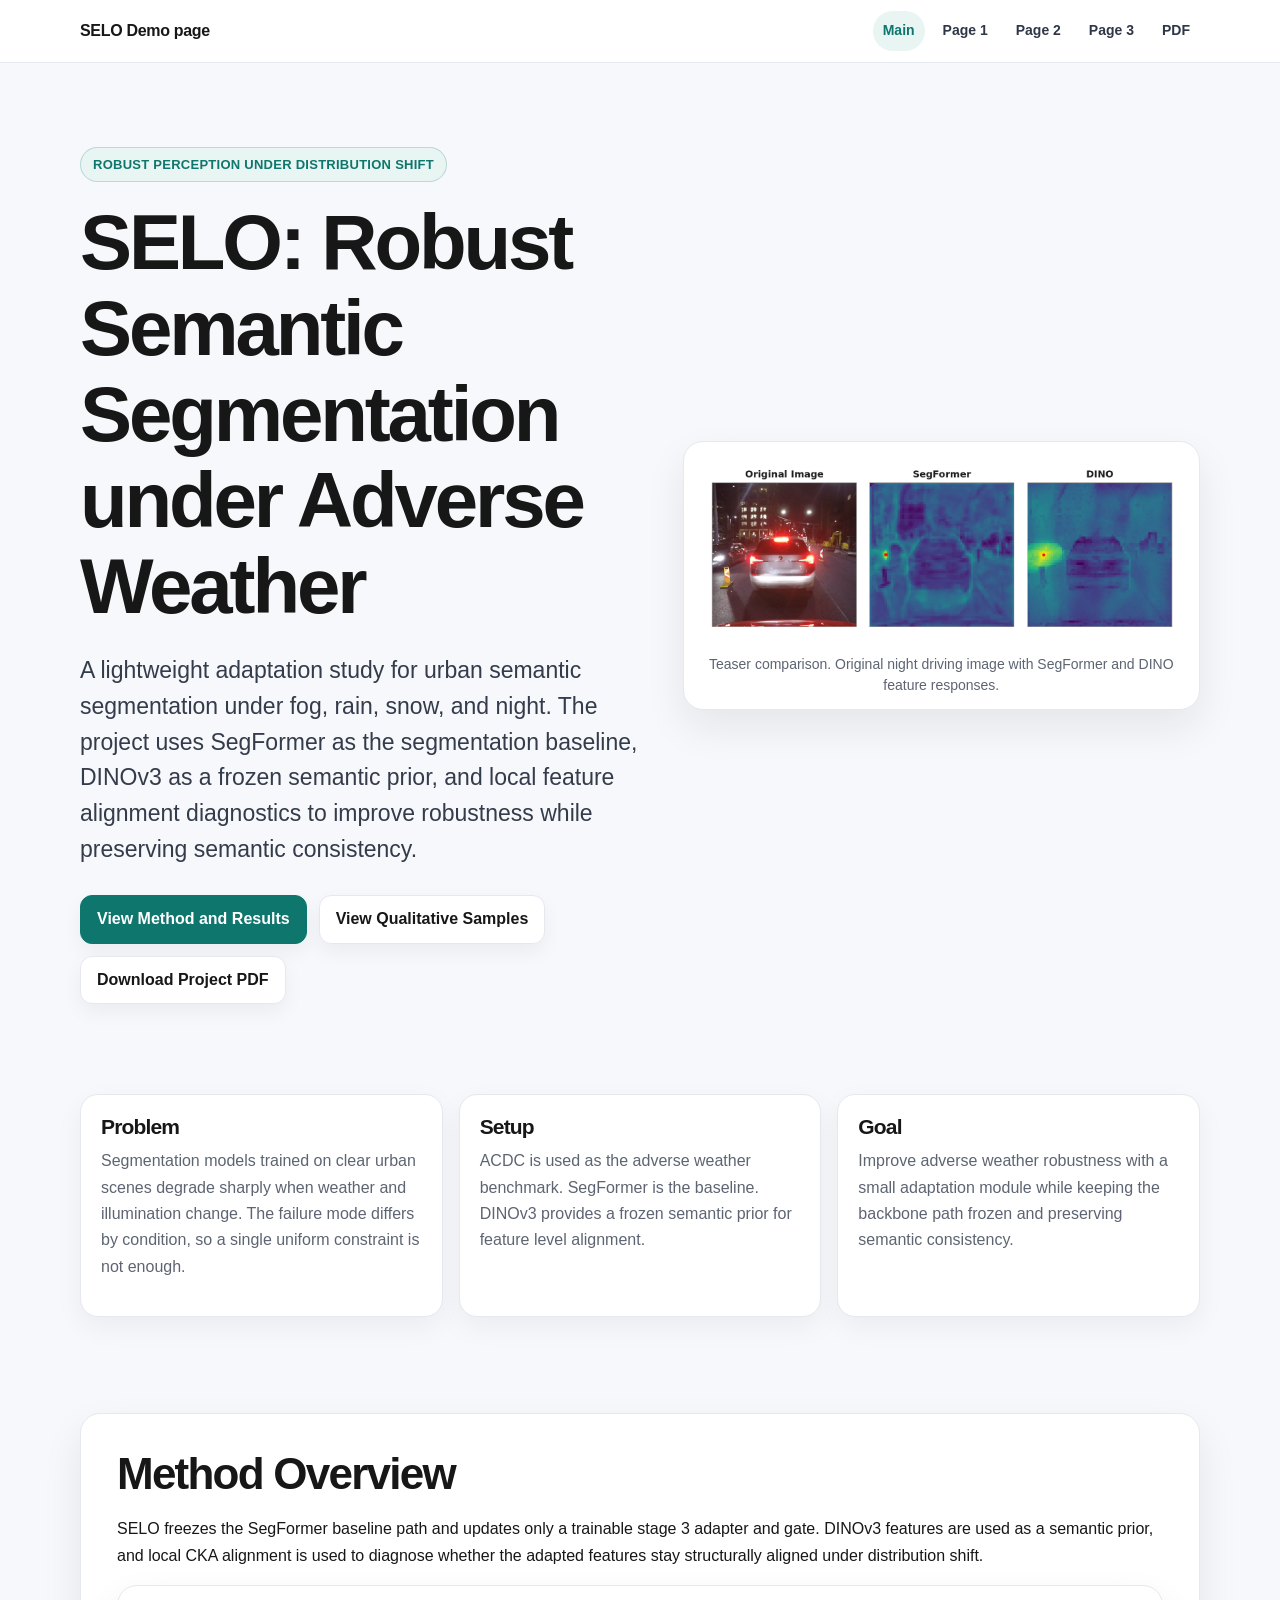
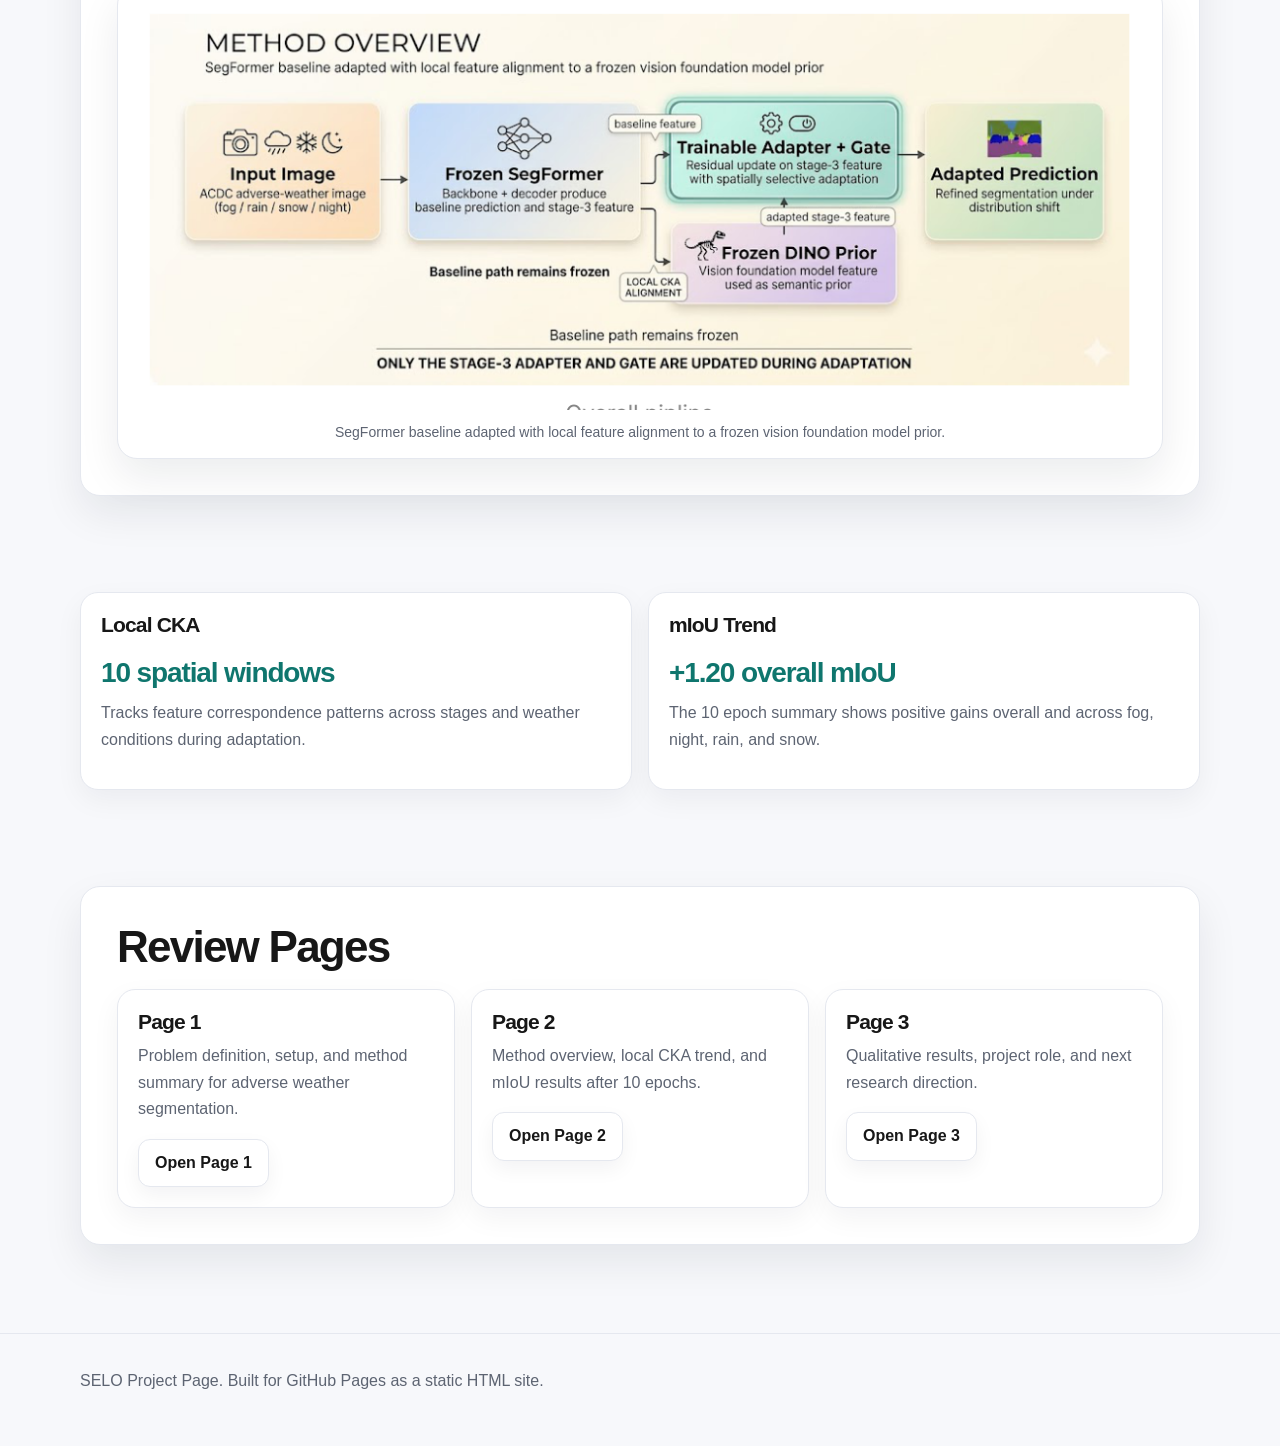
<file: index.html>
<!doctype html>
<html lang="en">
<head>
  <meta charset="utf-8">
  <meta name="viewport" content="width=device-width, initial-scale=1">
  <title>SELO presentstion page</title>
  <meta name="description" content="SELO project page for robust semantic segmentation under adverse weather distribution shift.">
  <link rel="stylesheet" href="style.css">
</head>
<body>
  <header class="topbar">
    <nav class="nav">
      <a class="brand" href="index.html">SELO Demo page</a>
      <div class="links">
        <a class="active" href="index.html">Main</a>
        <a href="page1.html">Page 1</a>
        <a href="page2.html">Page 2</a>
        <a href="page3.html">Page 3</a>
        <a href="docs/SELO_Portfolio_first3pages.pdf">PDF</a>
      </div>
    </nav>
  </header>

  <main>
    <section class="hero">
      <div>
        <p class="kicker">Robust Perception Under Distribution Shift</p>
        <h1>SELO: Robust Semantic Segmentation under Adverse Weather</h1>
        <p class="lede">A lightweight adaptation study for urban semantic segmentation under fog, rain, snow, and night. The project uses SegFormer as the segmentation baseline, DINOv3 as a frozen semantic prior, and local feature alignment diagnostics to improve robustness while preserving semantic consistency.</p>
        <div class="actions">
          <a class="button primary" href="page2.html">View Method and Results</a>
          <a class="button" href="page3.html">View Qualitative Samples</a>
          <a class="button" href="docs/SELO_Portfolio_first3pages.pdf">Download Project PDF</a>
        </div>
      </div>
      <figure class="panel">
        <img src="assets/feature_comparison.png" alt="Original image, SegFormer feature map, and DINO feature map comparison">
        <figcaption>Teaser comparison. Original night driving image with SegFormer and DINO feature responses.</figcaption>
      </figure>
    </section>

    <section>
      <div class="grid">
        <article class="card">
          <h3>Problem</h3>
          <p>Segmentation models trained on clear urban scenes degrade sharply when weather and illumination change. The failure mode differs by condition, so a single uniform constraint is not enough.</p>
        </article>
        <article class="card">
          <h3>Setup</h3>
          <p>ACDC is used as the adverse weather benchmark. SegFormer is the baseline. DINOv3 provides a frozen semantic prior for feature level alignment.</p>
        </article>
        <article class="card">
          <h3>Goal</h3>
          <p>Improve adverse weather robustness with a small adaptation module while keeping the backbone path frozen and preserving semantic consistency.</p>
        </article>
      </div>
    </section>

    <section>
      <div class="section-card">
        <h2>Method Overview</h2>
        <p>SELO freezes the SegFormer baseline path and updates only a trainable stage 3 adapter and gate. DINOv3 features are used as a semantic prior, and local CKA alignment is used to diagnose whether the adapted features stay structurally aligned under distribution shift.</p>
        <figure class="image-card">
          <img src="assets/method_overview.png" alt="Method overview diagram for SELO">
          <figcaption>SegFormer baseline adapted with local feature alignment to a frozen vision foundation model prior.</figcaption>
        </figure>
      </div>
    </section>

    <section>
      <div class="grid two">
        <article class="card metric">
          <h3>Local CKA</h3>
          <strong>10 spatial windows</strong>
          <p>Tracks feature correspondence patterns across stages and weather conditions during adaptation.</p>
        </article>
        <article class="card metric">
          <h3>mIoU Trend</h3>
          <strong>+1.20 overall mIoU</strong>
          <p>The 10 epoch summary shows positive gains overall and across fog, night, rain, and snow.</p>
        </article>
      </div>
    </section>

    <section>
      <div class="section-card">
        <h2>Review Pages</h2>
        <div class="grid">
          <article class="card">
            <h3>Page 1</h3>
            <p>Problem definition, setup, and method summary for adverse weather segmentation.</p>
            <a class="button" href="page1.html">Open Page 1</a>
          </article>
          <article class="card">
            <h3>Page 2</h3>
            <p>Method overview, local CKA trend, and mIoU results after 10 epochs.</p>
            <a class="button" href="page2.html">Open Page 2</a>
          </article>
          <article class="card">
            <h3>Page 3</h3>
            <p>Qualitative results, project role, and next research direction.</p>
            <a class="button" href="page3.html">Open Page 3</a>
          </article>
        </div>
      </div>
    </section>
  </main>

  <footer>
    <main>SELO Project Page. Built for GitHub Pages as a static HTML site.</main>
  </footer>
</body>
</html>
</file>
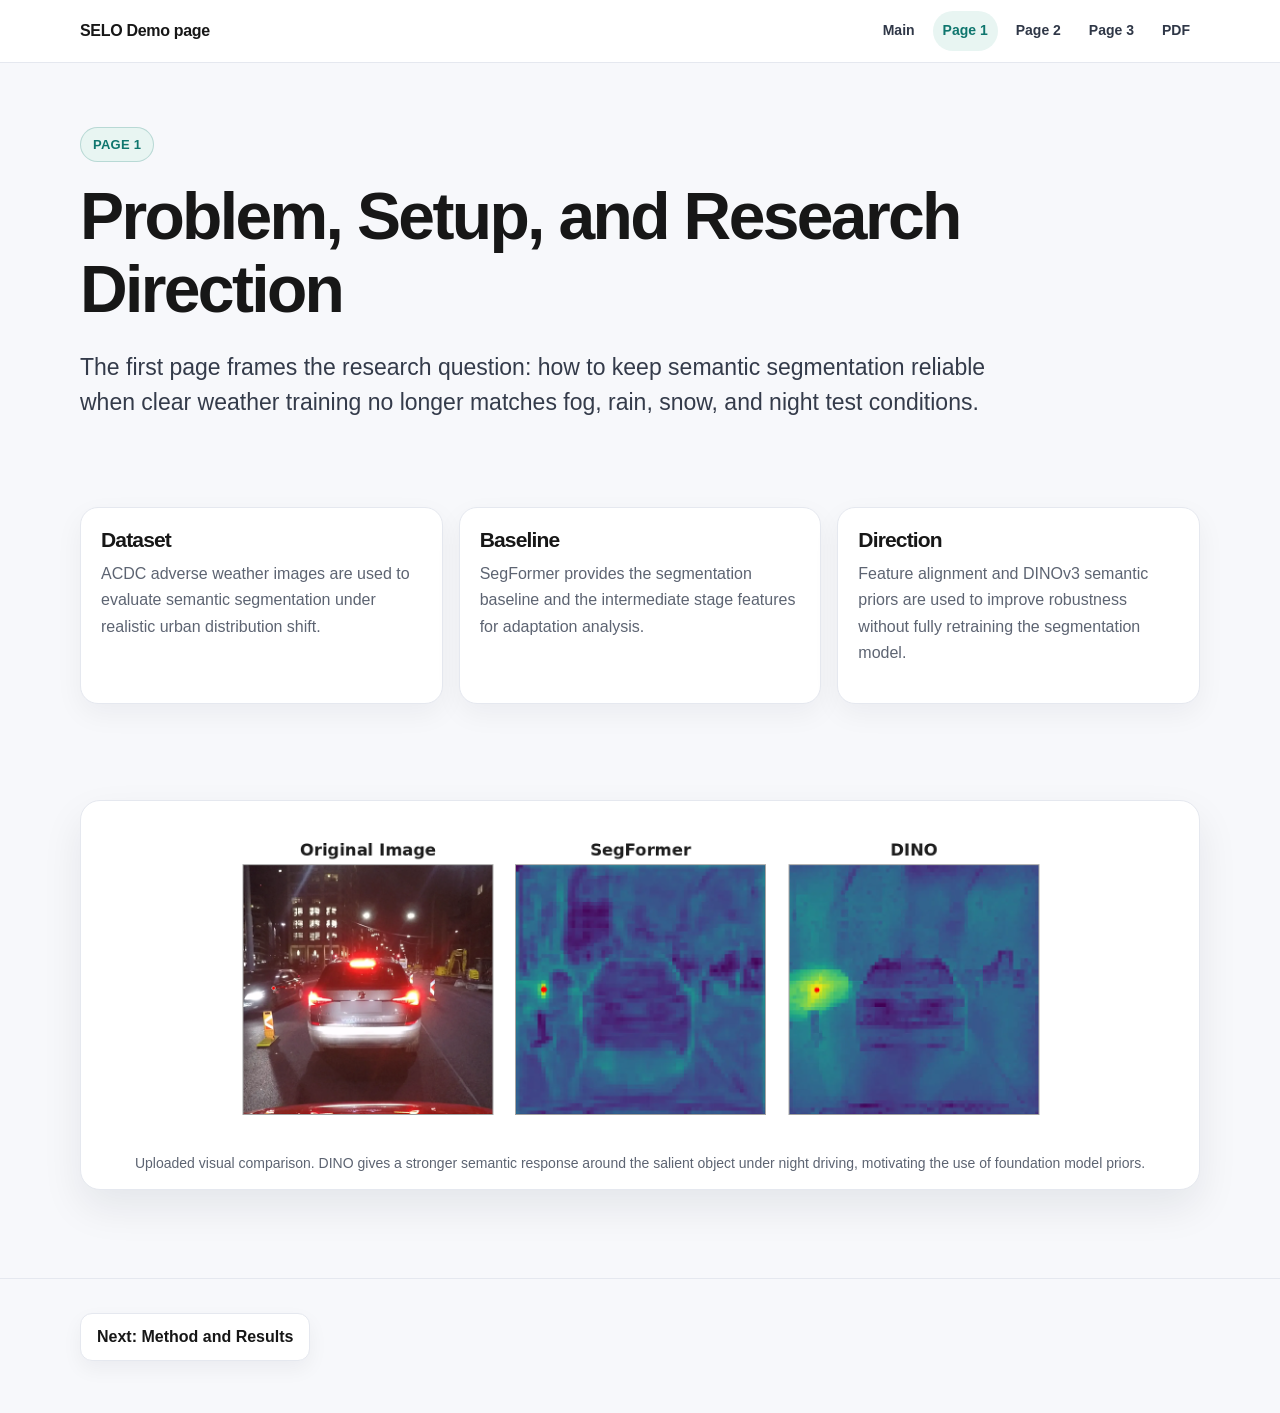
<file: page1.html>
<!doctype html>
<html lang="en">
<head>
  <meta charset="utf-8">
  <meta name="viewport" content="width=device-width, initial-scale=1">
  <title>SELO Page 1 - Problem and Setup</title>
  <link rel="stylesheet" href="style.css">
</head>
<body>
  <header class="topbar">
    <nav class="nav">
      <a class="brand" href="index.html">SELO Demo page</a>
      <div class="links">
        <a href="index.html">Main</a>
        <a class="active" href="page1.html">Page 1</a>
        <a href="page2.html">Page 2</a>
        <a href="page3.html">Page 3</a>
        <a href="docs/SELO_Portfolio_first3pages.pdf">PDF</a>
      </div>
    </nav>
  </header>

  <main>
    <section class="page-title">
      <p class="kicker">Page 1</p>
      <h1>Problem, Setup, and Research Direction</h1>
      <p class="lede">The first page frames the research question: how to keep semantic segmentation reliable when clear weather training no longer matches fog, rain, snow, and night test conditions.</p>
    </section>

    <section>
      <div class="grid">
        <article class="card">
          <h3>Dataset</h3>
          <p>ACDC adverse weather images are used to evaluate semantic segmentation under realistic urban distribution shift.</p>
        </article>
        <article class="card">
          <h3>Baseline</h3>
          <p>SegFormer provides the segmentation baseline and the intermediate stage features for adaptation analysis.</p>
        </article>
        <article class="card">
          <h3>Direction</h3>
          <p>Feature alignment and DINOv3 semantic priors are used to improve robustness without fully retraining the segmentation model.</p>
        </article>
      </div>
    </section>

    <section>
      <figure class="image-card">
        <img src="assets/feature_comparison.png" alt="Original image with SegFormer and DINO feature map comparison">
        <figcaption>Uploaded visual comparison. DINO gives a stronger semantic response around the salient object under night driving, motivating the use of foundation model priors.</figcaption>
      </figure>
    </section>
  </main>

  <footer>
    <main><a class="button" href="page2.html">Next: Method and Results</a></main>
  </footer>
</body>
</html>
</file>
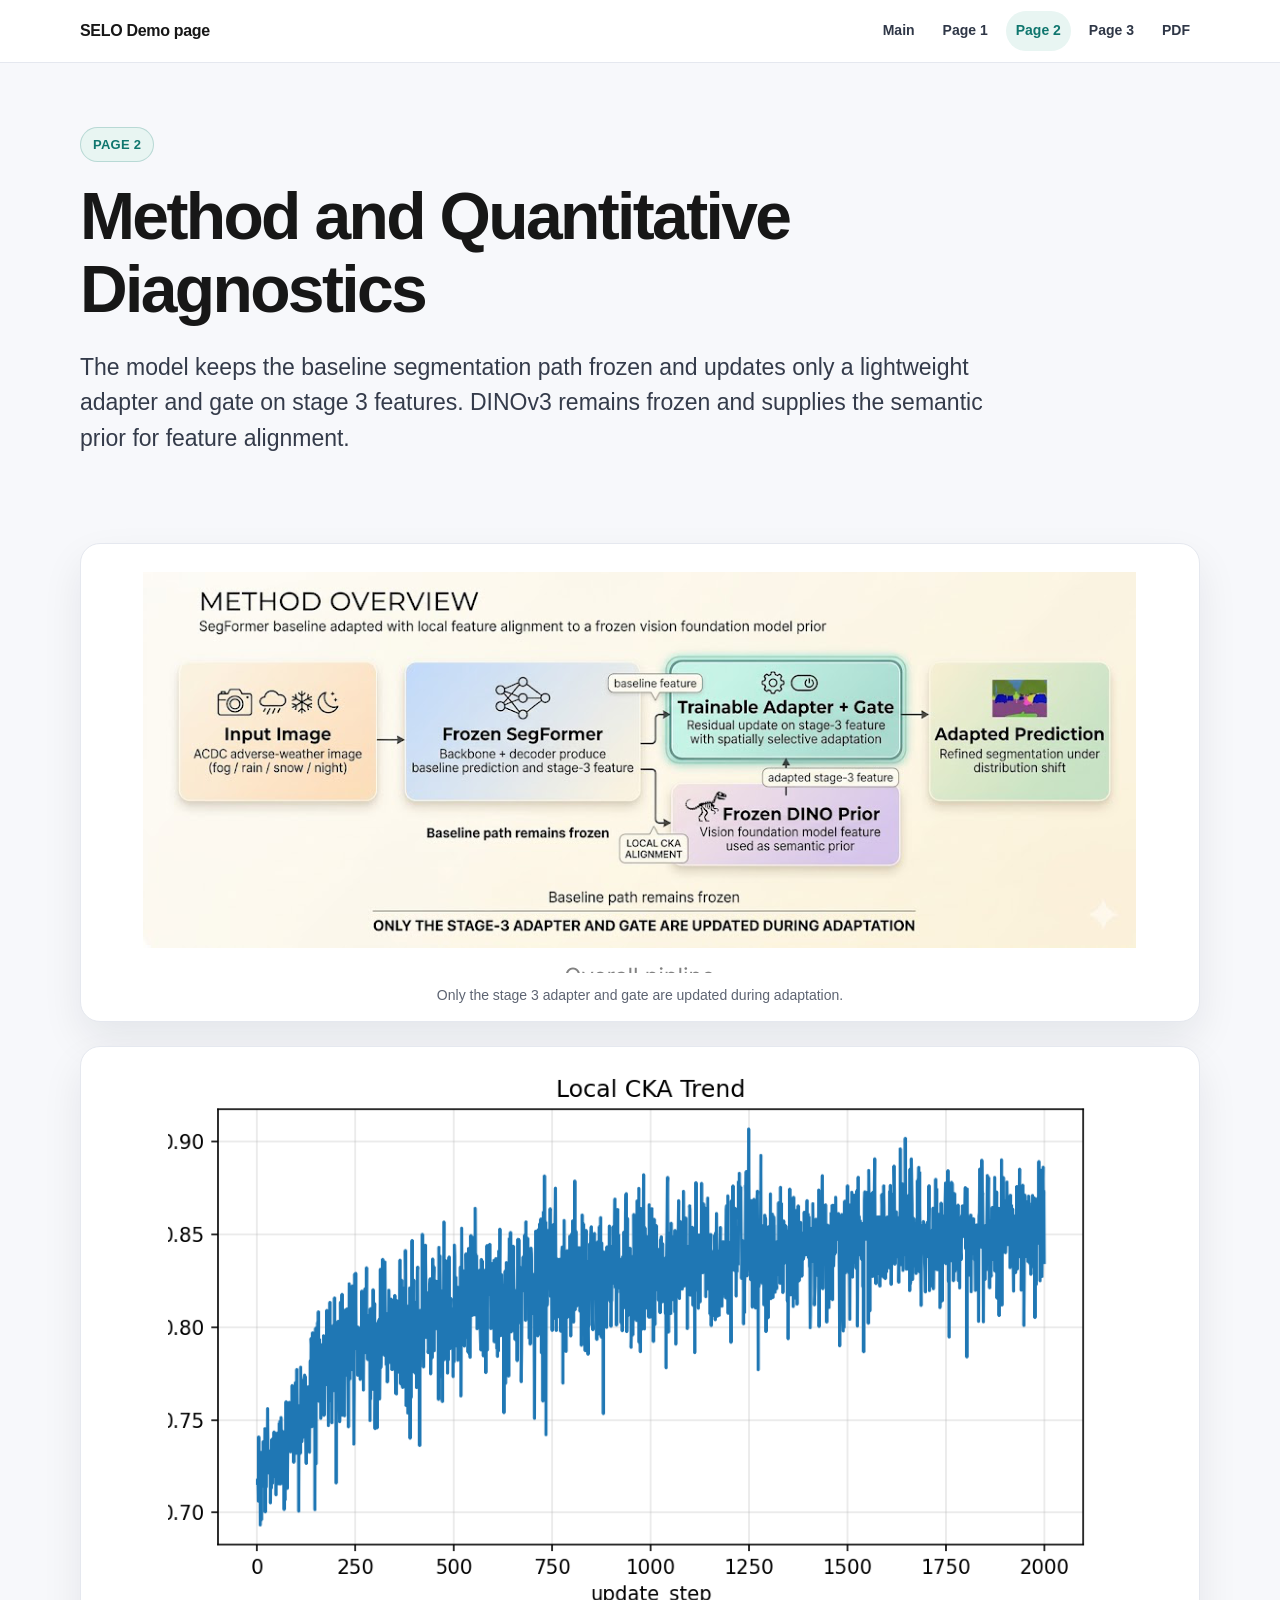
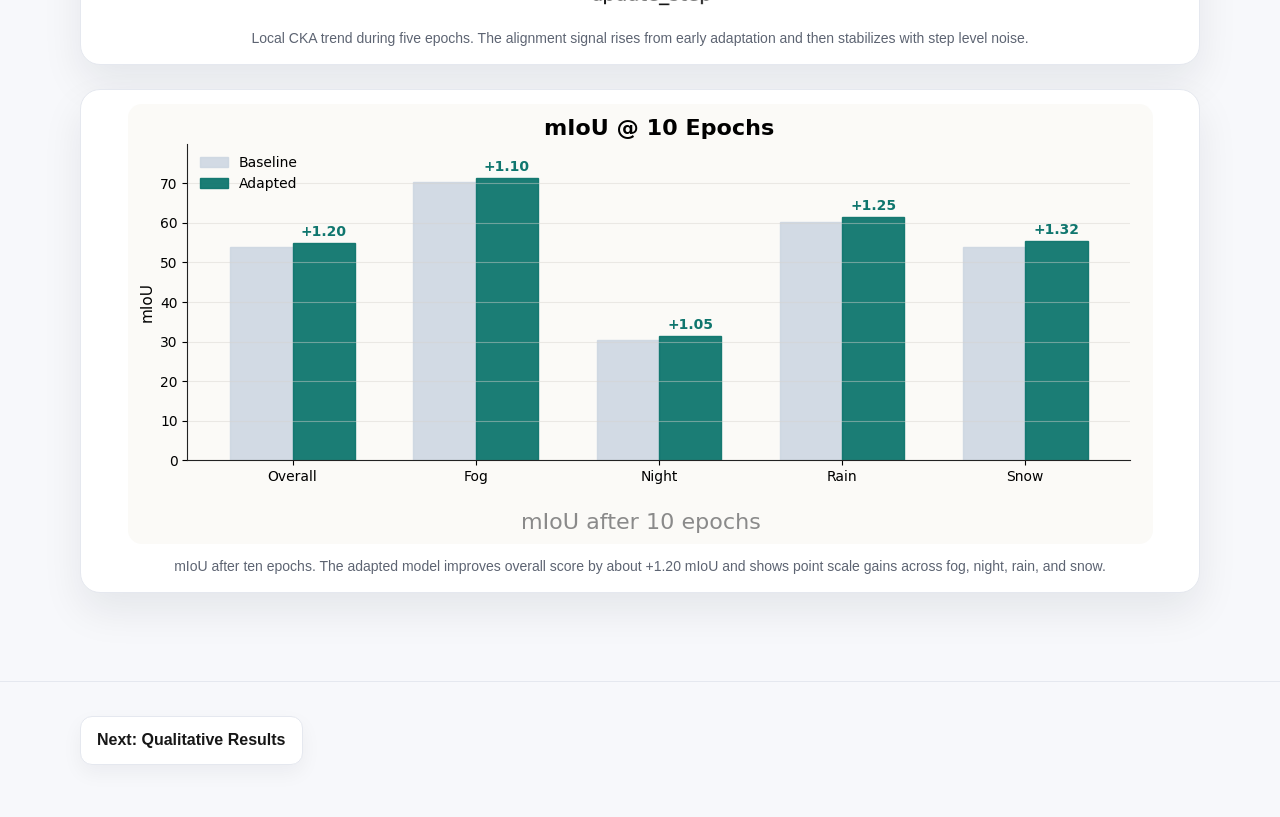
<file: page2.html>
<!doctype html>
<html lang="en">
<head>
  <meta charset="utf-8">
  <meta name="viewport" content="width=device-width, initial-scale=1">
  <title>SELO Page 2 - Method and Results</title>
  <link rel="stylesheet" href="style.css">
</head>
<body>
  <header class="topbar">
    <nav class="nav">
      <a class="brand" href="index.html">SELO Demo page</a>
      <div class="links">
        <a href="index.html">Main</a>
        <a href="page1.html">Page 1</a>
        <a class="active" href="page2.html">Page 2</a>
        <a href="page3.html">Page 3</a>
        <a href="docs/SELO_Portfolio_first3pages.pdf">PDF</a>
      </div>
    </nav>
  </header>

  <main>
    <section class="page-title">
      <p class="kicker">Page 2</p>
      <h1>Method and Quantitative Diagnostics</h1>
      <p class="lede">The model keeps the baseline segmentation path frozen and updates only a lightweight adapter and gate on stage 3 features. DINOv3 remains frozen and supplies the semantic prior for feature alignment.</p>
    </section>

    <section class="figure-stack">
      <figure class="image-card">
        <img src="assets/method_overview.png" alt="SELO method overview diagram">
        <figcaption>Only the stage 3 adapter and gate are updated during adaptation.</figcaption>
      </figure>
      <figure class="image-card">
        <img src="assets/local_cka.png" alt="Local CKA trend during 5 epochs">
        <figcaption>Local CKA trend during five epochs. The alignment signal rises from early adaptation and then stabilizes with step level noise.</figcaption>
      </figure>
      <figure class="image-card">
        <img src="assets/miou_chart.png" alt="mIoU after 10 epochs for baseline and adapted model">
        <figcaption>mIoU after ten epochs. The adapted model improves overall score by about +1.20 mIoU and shows point scale gains across fog, night, rain, and snow.</figcaption>
      </figure>
    </section>
  </main>

  <footer>
    <main><a class="button" href="page3.html">Next: Qualitative Results</a></main>
  </footer>
</body>
</html>
</file>
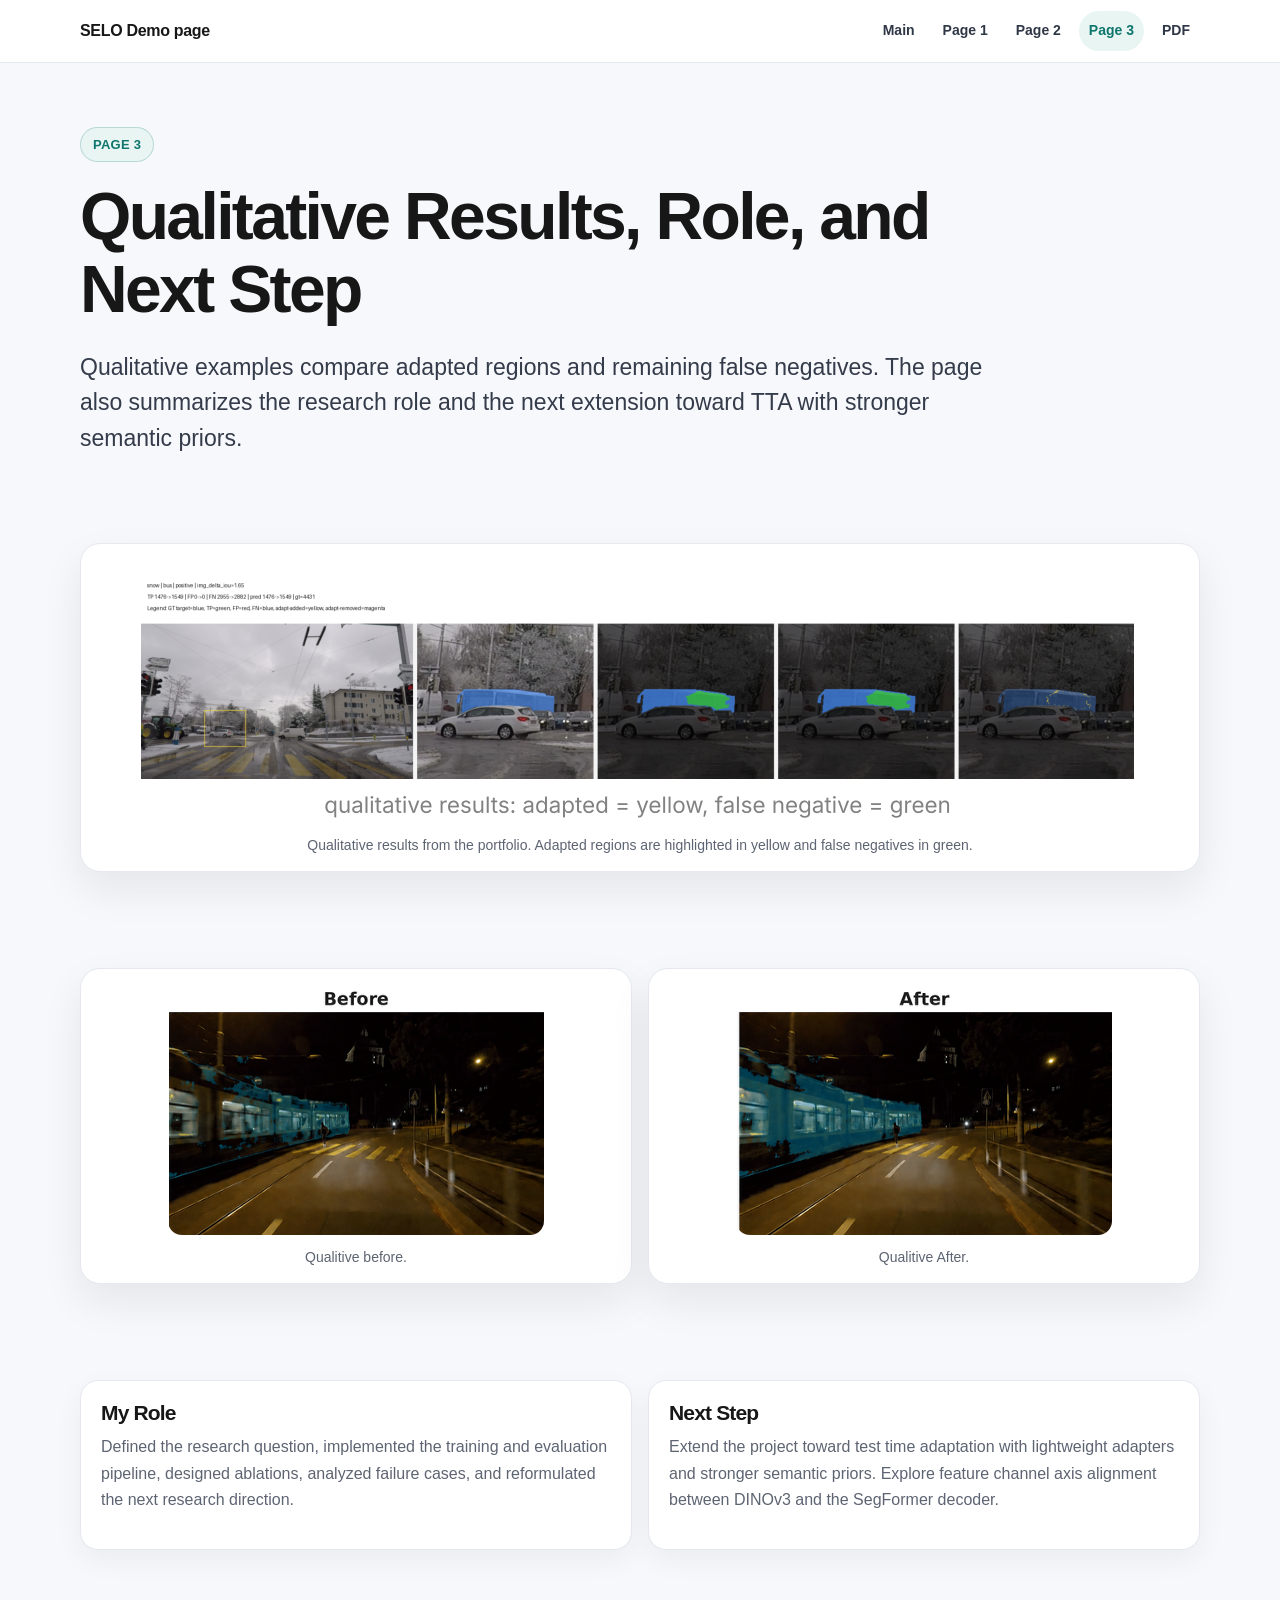
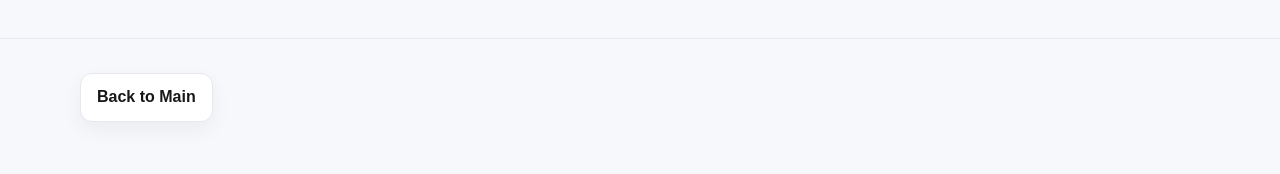
<file: page3.html>
<!doctype html>
<html lang="en">
<head>
  <meta charset="utf-8">
  <meta name="viewport" content="width=device-width, initial-scale=1">
  <title>SELO Page 3 - Qualitative Results and Role</title>
  <link rel="stylesheet" href="style.css">
</head>
<body>
  <header class="topbar">
    <nav class="nav">
      <a class="brand" href="index.html">SELO Demo page</a>
      <div class="links">
        <a href="index.html">Main</a>
        <a href="page1.html">Page 1</a>
        <a href="page2.html">Page 2</a>
        <a class="active" href="page3.html">Page 3</a>
        <a href="docs/SELO_Portfolio_first3pages.pdf">PDF</a>
      </div>
    </nav>
  </header>

  <main>
    <section class="page-title">
      <p class="kicker">Page 3</p>
      <h1>Qualitative Results, Role, and Next Step</h1>
      <p class="lede">Qualitative examples compare adapted regions and remaining false negatives. The page also summarizes the research role and the next extension toward TTA with stronger semantic priors.</p>
    </section>

    <section>
      <figure class="image-card">
        <img src="assets/qualitative_strip.png" alt="Qualitative segmentation results with adapted and false negative regions">
        <figcaption>Qualitative results from the portfolio. Adapted regions are highlighted in yellow and false negatives in green.</figcaption>
      </figure>
    </section>

    <section>
      <div class="gallery">
        <figure class="image-card">
          <img src="assets/before_sample_1.png" alt="Before sample image for adverse night scene">
          <figcaption>Qualitive before.</figcaption>
        </figure>
        <figure class="image-card">
          <img src="assets/before_sample_2.png" alt="Before sample image for adverse night scene duplicate">
          <figcaption>Qualitive After.</figcaption>
        </figure>
      </div>
    </section>

    <section>
      <div class="grid two">
        <article class="card">
          <h3>My Role</h3>
          <p>Defined the research question, implemented the training and evaluation pipeline, designed ablations, analyzed failure cases, and reformulated the next research direction.</p>
        </article>
        <article class="card">
          <h3>Next Step</h3>
          <p>Extend the project toward test time adaptation with lightweight adapters and stronger semantic priors. Explore feature channel axis alignment between DINOv3 and the SegFormer decoder.</p>
        </article>
      </div>
    </section>
  </main>

  <footer>
    <main><a class="button" href="index.html">Back to Main</a></main>
  </footer>
</body>
</html>
</file>
<file: style.css>
:root {
  --bg: #f7f8fb;
  --panel: #ffffff;
  --ink: #171717;
  --muted: #5d6472;
  --line: #e5e8ef;
  --accent: #0f766e;
  --accent-soft: #e8f5f2;
  --shadow: 0 18px 40px rgba(15, 23, 42, 0.08);
  --radius: 20px;
}

* { box-sizing: border-box; }

html { scroll-behavior: smooth; }

body {
  margin: 0;
  background: var(--bg);
  color: var(--ink);
  font-family: -apple-system, BlinkMacSystemFont, "Segoe UI", Roboto, Helvetica, Arial, sans-serif;
  font-size: 16px;
  line-height: 1.65;
}

.topbar {
  position: sticky;
  top: 0;
  z-index: 10;
  background: rgba(255, 255, 255, 0.92);
  backdrop-filter: blur(14px);
  border-bottom: 1px solid var(--line);
}

.nav {
  width: min(1120px, calc(100% - 32px));
  margin: 0 auto;
  display: flex;
  align-items: center;
  justify-content: space-between;
  min-height: 62px;
  gap: 24px;
}

.brand {
  color: var(--ink);
  font-weight: 800;
  letter-spacing: -0.02em;
  text-decoration: none;
  white-space: nowrap;
}

.links {
  display: flex;
  align-items: center;
  gap: 8px;
  flex-wrap: wrap;
  justify-content: flex-end;
}

.links a {
  color: #2f3747;
  text-decoration: none;
  font-size: 14px;
  font-weight: 650;
  padding: 8px 10px;
  border-radius: 999px;
}

.links a:hover,
.links a.active {
  color: var(--accent);
  background: var(--accent-soft);
}

main {
  width: min(1120px, calc(100% - 32px));
  margin: 0 auto;
}

.hero {
  padding: 84px 0 42px;
  display: grid;
  grid-template-columns: 1.04fr 0.96fr;
  gap: 42px;
  align-items: center;
}

.kicker {
  display: inline-flex;
  align-items: center;
  gap: 8px;
  margin: 0 0 18px;
  padding: 6px 12px;
  border: 1px solid rgba(15, 118, 110, 0.22);
  background: var(--accent-soft);
  color: var(--accent);
  border-radius: 999px;
  font-size: 13px;
  font-weight: 800;
  letter-spacing: 0.02em;
  text-transform: uppercase;
}

h1, h2, h3 {
  margin: 0;
  line-height: 1.1;
  letter-spacing: -0.04em;
}

h1 {
  font-size: clamp(42px, 8vw, 78px);
  max-width: 920px;
}

h2 {
  font-size: clamp(28px, 4vw, 44px);
  margin-bottom: 18px;
}

h3 {
  font-size: 21px;
  margin-bottom: 10px;
}

p { margin: 0 0 16px; }

.lede {
  margin-top: 24px;
  color: #343b4a;
  font-size: clamp(18px, 2vw, 23px);
  line-height: 1.55;
  max-width: 790px;
}

.actions {
  display: flex;
  align-items: center;
  gap: 12px;
  flex-wrap: wrap;
  margin-top: 28px;
}

.button {
  display: inline-flex;
  align-items: center;
  justify-content: center;
  min-height: 44px;
  padding: 10px 16px;
  border-radius: 12px;
  border: 1px solid var(--line);
  color: var(--ink);
  background: var(--panel);
  text-decoration: none;
  font-weight: 800;
  box-shadow: 0 8px 20px rgba(15, 23, 42, 0.05);
}

.button.primary {
  background: var(--accent);
  color: white;
  border-color: var(--accent);
}

.panel {
  background: var(--panel);
  border: 1px solid var(--line);
  border-radius: var(--radius);
  box-shadow: var(--shadow);
  overflow: hidden;
}

.hero .panel { padding: 12px; }

img {
  display: block;
  max-width: 100%;
  height: auto;
  margin-left: auto;
  margin-right: auto;
}

figure {
  margin: 0;
  text-align: center;
}

figcaption {
  text-align: center;
  color: var(--muted);
  font-size: 14px;
  line-height: 1.45;
  padding: 12px 4px 2px;
}

section {
  padding: 48px 0;
}

.section-card {
  background: var(--panel);
  border: 1px solid var(--line);
  border-radius: var(--radius);
  box-shadow: var(--shadow);
  padding: clamp(22px, 4vw, 36px);
}

.grid {
  display: grid;
  grid-template-columns: repeat(3, 1fr);
  gap: 16px;
}

.grid.two { grid-template-columns: repeat(2, 1fr); }

.card {
  background: #fff;
  border: 1px solid var(--line);
  border-radius: 18px;
  padding: 20px;
  box-shadow: 0 10px 28px rgba(15, 23, 42, 0.05);
}

.card p { color: var(--muted); }

.metric {
  display: grid;
  gap: 4px;
}

.metric strong {
  color: var(--accent);
  font-size: 28px;
  letter-spacing: -0.04em;
}

.figure-stack {
  display: grid;
  gap: 24px;
}

.image-card {
  text-align: center;
  background: var(--panel);
  border: 1px solid var(--line);
  border-radius: var(--radius);
  box-shadow: var(--shadow);
  padding: 14px;
}

.image-card img {
  border-radius: 14px;
  margin-left: auto;
  margin-right: auto;
}

.page-title {
  padding: 64px 0 22px;
}

.page-title h1 { font-size: clamp(40px, 6vw, 66px); }

.page-title .lede { max-width: 920px; }

.gallery {
  display: grid;
  grid-template-columns: repeat(2, minmax(0, 1fr));
  gap: 16px;
}

.gallery .wide { grid-column: 1 / -1; }


footer {
  border-top: 1px solid var(--line);
  color: var(--muted);
  padding: 34px 0 52px;
  margin-top: 40px;
}

@media (max-width: 820px) {
  .nav { align-items: flex-start; flex-direction: column; padding: 12px 0; gap: 10px; }
  .links { justify-content: flex-start; }
  .hero { grid-template-columns: 1fr; padding-top: 48px; }
  .grid, .grid.two, .gallery { grid-template-columns: 1fr; }
  .gallery .wide { grid-column: auto; }
}
</file>
